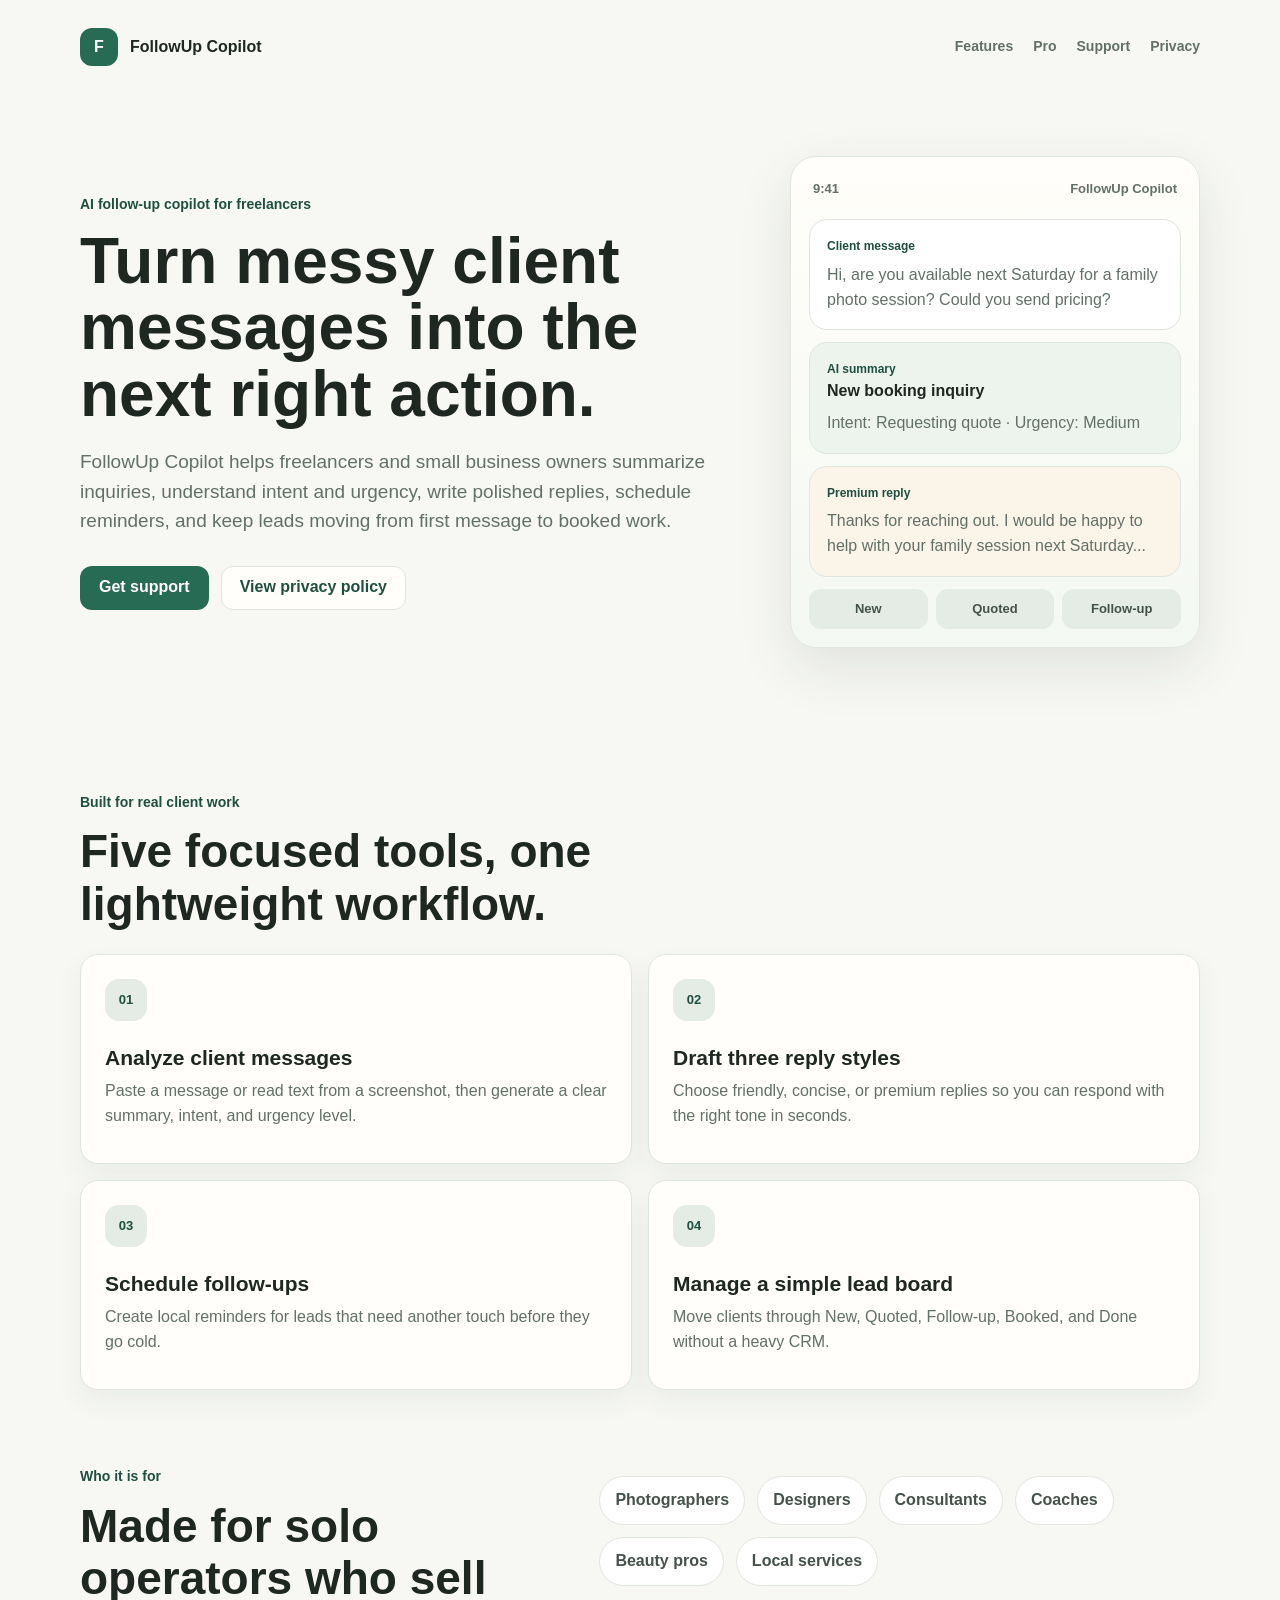
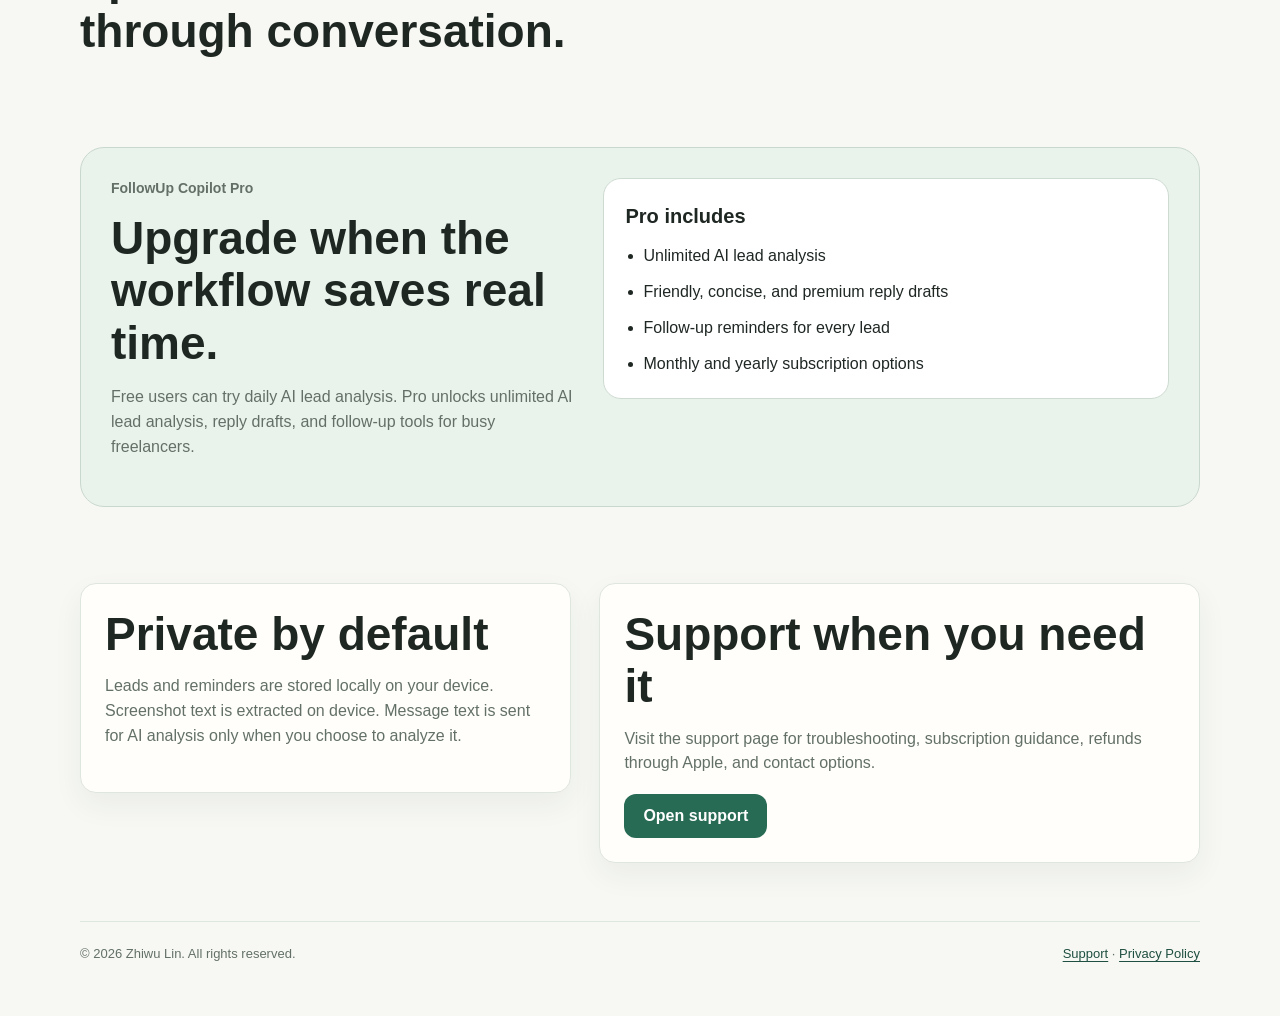
<file: index.html>
<!doctype html>
<html lang="en">
  <head>
    <meta charset="utf-8">
    <meta name="viewport" content="width=device-width, initial-scale=1">
    <title>FollowUp Copilot - AI Follow-up Assistant for Freelancers</title>
    <meta name="description" content="FollowUp Copilot helps freelancers and small businesses analyze client messages, draft replies, schedule follow-ups, and manage leads from iPhone.">
    <link rel="stylesheet" href="./styles.css?v=20260521-2">
  </head>
  <body>
    <main class="page marketing-page">
      <nav class="nav" aria-label="Main navigation">
        <a class="brand" href="./index.html">
          <span class="mark">F</span>
          <span>FollowUp Copilot</span>
        </a>
        <div class="links">
          <a href="#features">Features</a>
          <a href="#pricing">Pro</a>
          <a href="./support.html">Support</a>
          <a href="./privacy.html">Privacy</a>
        </div>
      </nav>

      <section class="marketing-hero">
        <div class="hero-copy">
          <p class="eyebrow">AI follow-up copilot for freelancers</p>
          <h1>Turn messy client messages into the next right action.</h1>
          <p class="lead">
            FollowUp Copilot helps freelancers and small business owners summarize inquiries,
            understand intent and urgency, write polished replies, schedule reminders, and keep
            leads moving from first message to booked work.
          </p>
          <div class="hero-actions">
            <a class="button" href="./support.html">Get support</a>
            <a class="button secondary" href="./privacy.html">View privacy policy</a>
          </div>
        </div>

        <div class="phone-panel" aria-label="Product preview">
          <div class="phone-status">
            <span>9:41</span>
            <span>FollowUp Copilot</span>
          </div>
          <div class="message-card">
            <span class="label">Client message</span>
            <p>Hi, are you available next Saturday for a family photo session? Could you send pricing?</p>
          </div>
          <div class="analysis-card">
            <span class="label">AI summary</span>
            <strong>New booking inquiry</strong>
            <p>Intent: Requesting quote &middot; Urgency: Medium</p>
          </div>
          <div class="reply-card">
            <span class="label">Premium reply</span>
            <p>Thanks for reaching out. I would be happy to help with your family session next Saturday...</p>
          </div>
          <div class="board-strip">
            <span>New</span>
            <span>Quoted</span>
            <span>Follow-up</span>
          </div>
        </div>
      </section>

      <section class="section" id="features">
        <p class="eyebrow">Built for real client work</p>
        <h2>Five focused tools, one lightweight workflow.</h2>
        <div class="feature-grid">
          <article class="feature">
            <span class="feature-icon">01</span>
            <h3>Analyze client messages</h3>
            <p>Paste a message or read text from a screenshot, then generate a clear summary, intent, and urgency level.</p>
          </article>
          <article class="feature">
            <span class="feature-icon">02</span>
            <h3>Draft three reply styles</h3>
            <p>Choose friendly, concise, or premium replies so you can respond with the right tone in seconds.</p>
          </article>
          <article class="feature">
            <span class="feature-icon">03</span>
            <h3>Schedule follow-ups</h3>
            <p>Create local reminders for leads that need another touch before they go cold.</p>
          </article>
          <article class="feature">
            <span class="feature-icon">04</span>
            <h3>Manage a simple lead board</h3>
            <p>Move clients through New, Quoted, Follow-up, Booked, and Done without a heavy CRM.</p>
          </article>
        </div>
      </section>

      <section class="section split-section">
        <div>
          <p class="eyebrow">Who it is for</p>
          <h2>Made for solo operators who sell through conversation.</h2>
        </div>
        <div class="industry-list">
          <span>Photographers</span>
          <span>Designers</span>
          <span>Consultants</span>
          <span>Coaches</span>
          <span>Beauty pros</span>
          <span>Local services</span>
        </div>
      </section>

      <section class="section pro-section" id="pricing">
        <div class="pro-copy">
          <p class="eyebrow">FollowUp Copilot Pro</p>
          <h2>Upgrade when the workflow saves real time.</h2>
          <p>
            Free users can try daily AI lead analysis. Pro unlocks unlimited AI lead analysis,
            reply drafts, and follow-up tools for busy freelancers.
          </p>
        </div>
        <div class="pro-card">
          <strong>Pro includes</strong>
          <ul>
            <li>Unlimited AI lead analysis</li>
            <li>Friendly, concise, and premium reply drafts</li>
            <li>Follow-up reminders for every lead</li>
            <li>Monthly and yearly subscription options</li>
          </ul>
        </div>
      </section>

      <section class="section trust-section">
        <article class="card">
          <h2>Private by default</h2>
          <p>
            Leads and reminders are stored locally on your device. Screenshot text is extracted on device.
            Message text is sent for AI analysis only when you choose to analyze it.
          </p>
        </article>
        <article class="card">
          <h2>Support when you need it</h2>
          <p>
            Visit the support page for troubleshooting, subscription guidance, refunds through Apple,
            and contact options.
          </p>
          <a class="button" href="./support.html">Open support</a>
        </article>
      </section>

      <footer class="footer">
        <span>&copy; 2026 Zhiwu Lin. All rights reserved.</span>
        <span>
          <a href="./support.html">Support</a>
          <span aria-hidden="true"> &middot; </span>
          <a href="./privacy.html">Privacy Policy</a>
        </span>
      </footer>
    </main>
  </body>
</html>
</file>
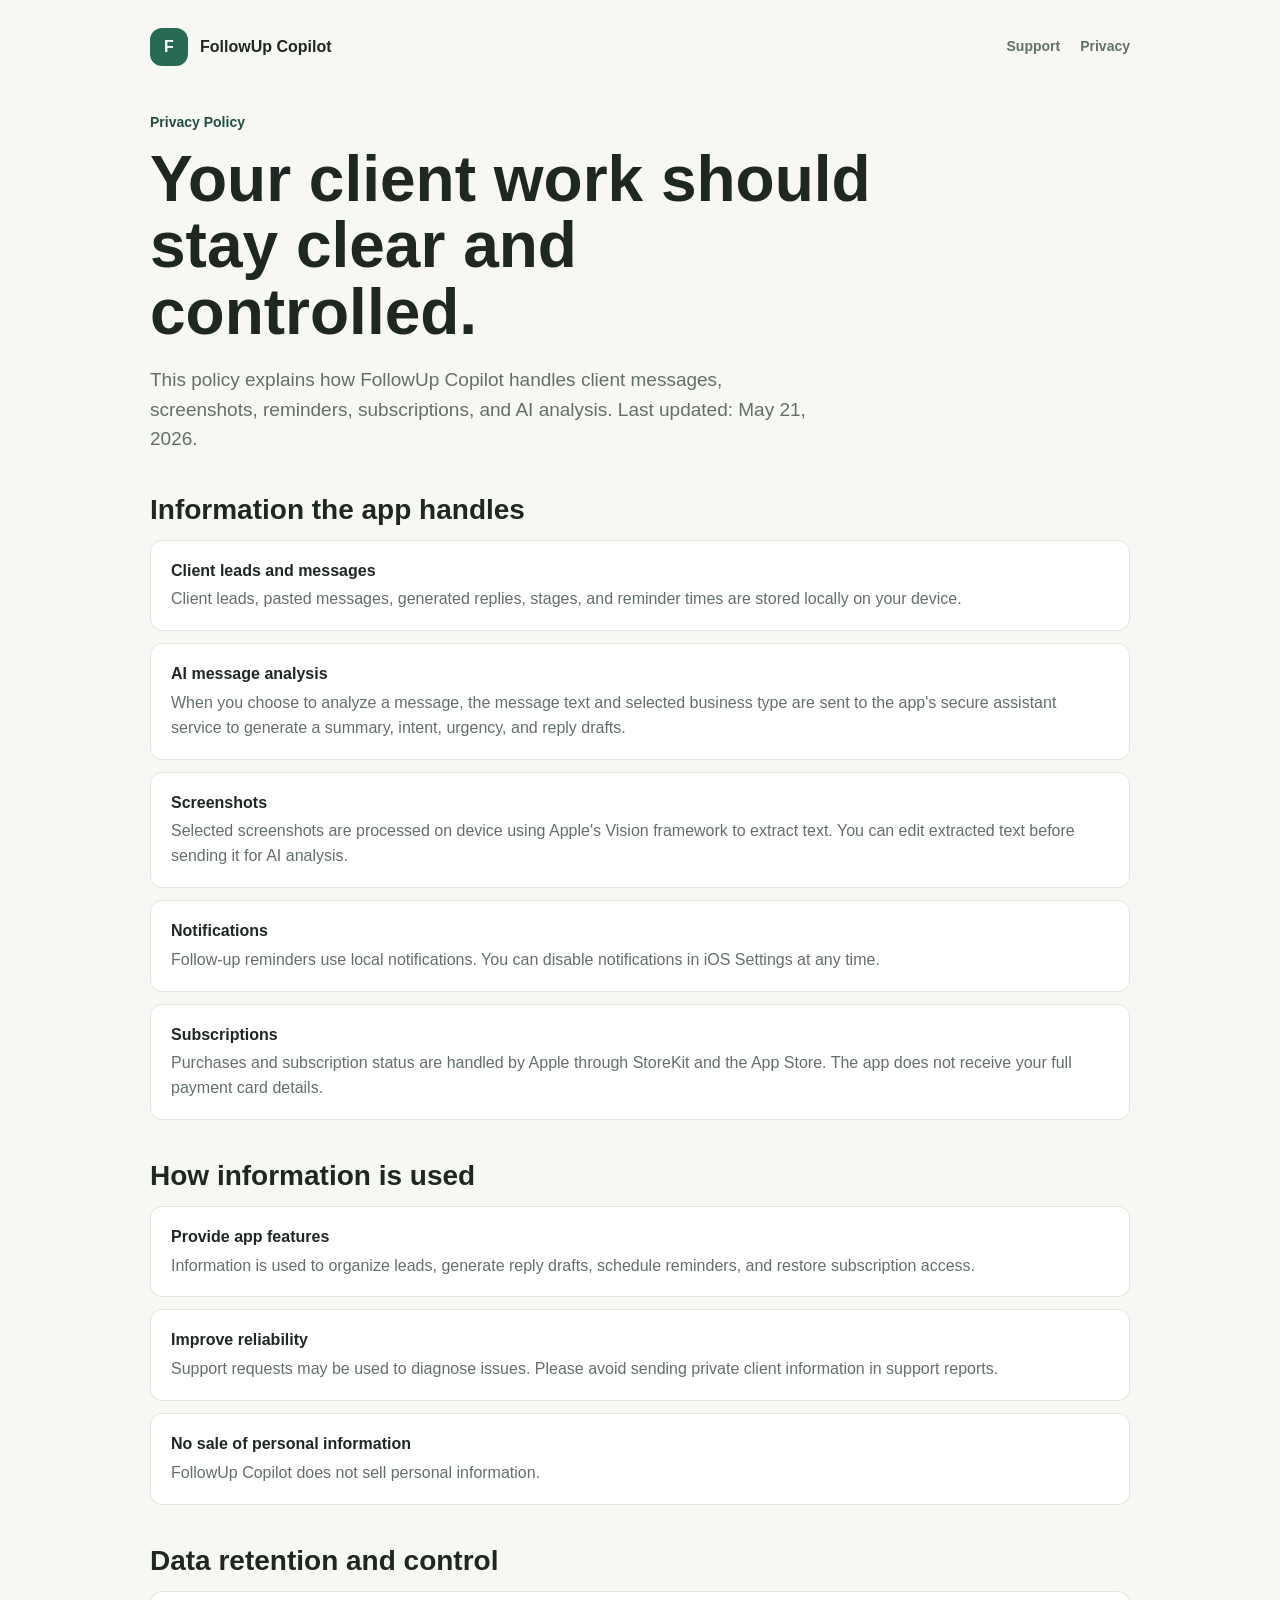
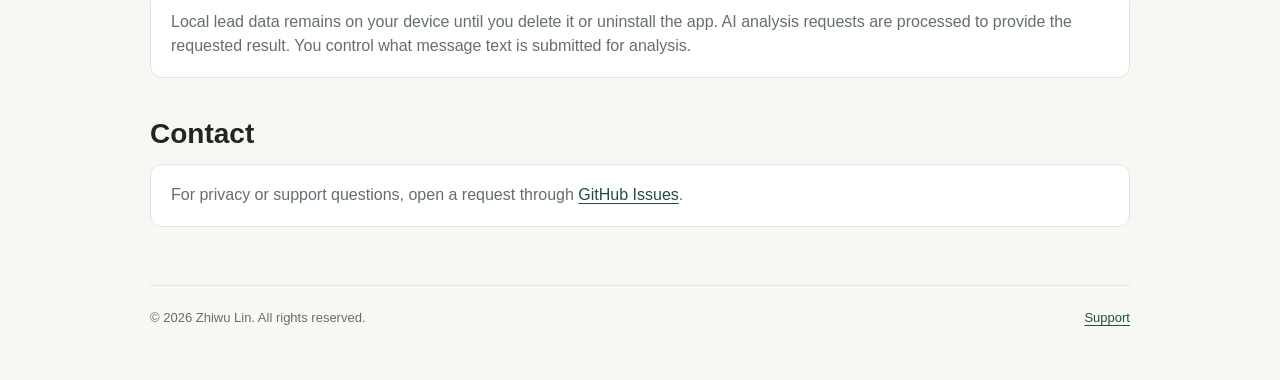
<file: privacy.html>
<!doctype html>
<html lang="en">
  <head>
    <meta charset="utf-8">
    <meta name="viewport" content="width=device-width, initial-scale=1">
    <title>Privacy Policy - FollowUp Copilot</title>
    <meta name="description" content="Privacy policy for FollowUp Copilot on iOS.">
    <link rel="stylesheet" href="./styles.css">
  </head>
  <body>
    <main class="page">
      <nav class="nav" aria-label="Main navigation">
        <a class="brand" href="./index.html">
          <span class="mark">F</span>
          <span>FollowUp Copilot</span>
        </a>
        <div class="links">
          <a href="./support.html">Support</a>
          <a href="./privacy.html">Privacy</a>
        </div>
      </nav>

      <section class="hero">
        <p class="eyebrow">Privacy Policy</p>
        <h1>Your client work should stay clear and controlled.</h1>
        <p class="lead">
          This policy explains how FollowUp Copilot handles client messages, screenshots,
          reminders, subscriptions, and AI analysis. Last updated: May 21, 2026.
        </p>
      </section>

      <section class="section">
        <h2>Information the app handles</h2>
        <div class="list">
          <div class="item">
            <strong>Client leads and messages</strong>
            <p>Client leads, pasted messages, generated replies, stages, and reminder times are stored locally on your device.</p>
          </div>
          <div class="item">
            <strong>AI message analysis</strong>
            <p>When you choose to analyze a message, the message text and selected business type are sent to the app's secure assistant service to generate a summary, intent, urgency, and reply drafts.</p>
          </div>
          <div class="item">
            <strong>Screenshots</strong>
            <p>Selected screenshots are processed on device using Apple's Vision framework to extract text. You can edit extracted text before sending it for AI analysis.</p>
          </div>
          <div class="item">
            <strong>Notifications</strong>
            <p>Follow-up reminders use local notifications. You can disable notifications in iOS Settings at any time.</p>
          </div>
          <div class="item">
            <strong>Subscriptions</strong>
            <p>Purchases and subscription status are handled by Apple through StoreKit and the App Store. The app does not receive your full payment card details.</p>
          </div>
        </div>
      </section>

      <section class="section">
        <h2>How information is used</h2>
        <div class="list">
          <div class="item">
            <strong>Provide app features</strong>
            <p>Information is used to organize leads, generate reply drafts, schedule reminders, and restore subscription access.</p>
          </div>
          <div class="item">
            <strong>Improve reliability</strong>
            <p>Support requests may be used to diagnose issues. Please avoid sending private client information in support reports.</p>
          </div>
          <div class="item">
            <strong>No sale of personal information</strong>
            <p>FollowUp Copilot does not sell personal information.</p>
          </div>
        </div>
      </section>

      <section class="section">
        <h2>Data retention and control</h2>
        <div class="item">
          <p>
            Local lead data remains on your device until you delete it or uninstall the app.
            AI analysis requests are processed to provide the requested result. You control what
            message text is submitted for analysis.
          </p>
        </div>
      </section>

      <section class="section">
        <h2>Contact</h2>
        <div class="item">
          <p>
            For privacy or support questions, open a request through
            <a href="https://github.com/Alanlinzw/followup-copilot-ios/issues">GitHub Issues</a>.
          </p>
        </div>
      </section>

      <footer class="footer">
        <span>&copy; 2026 Zhiwu Lin. All rights reserved.</span>
        <span><a href="./support.html">Support</a></span>
      </footer>
    </main>
  </body>
</html>
</file>
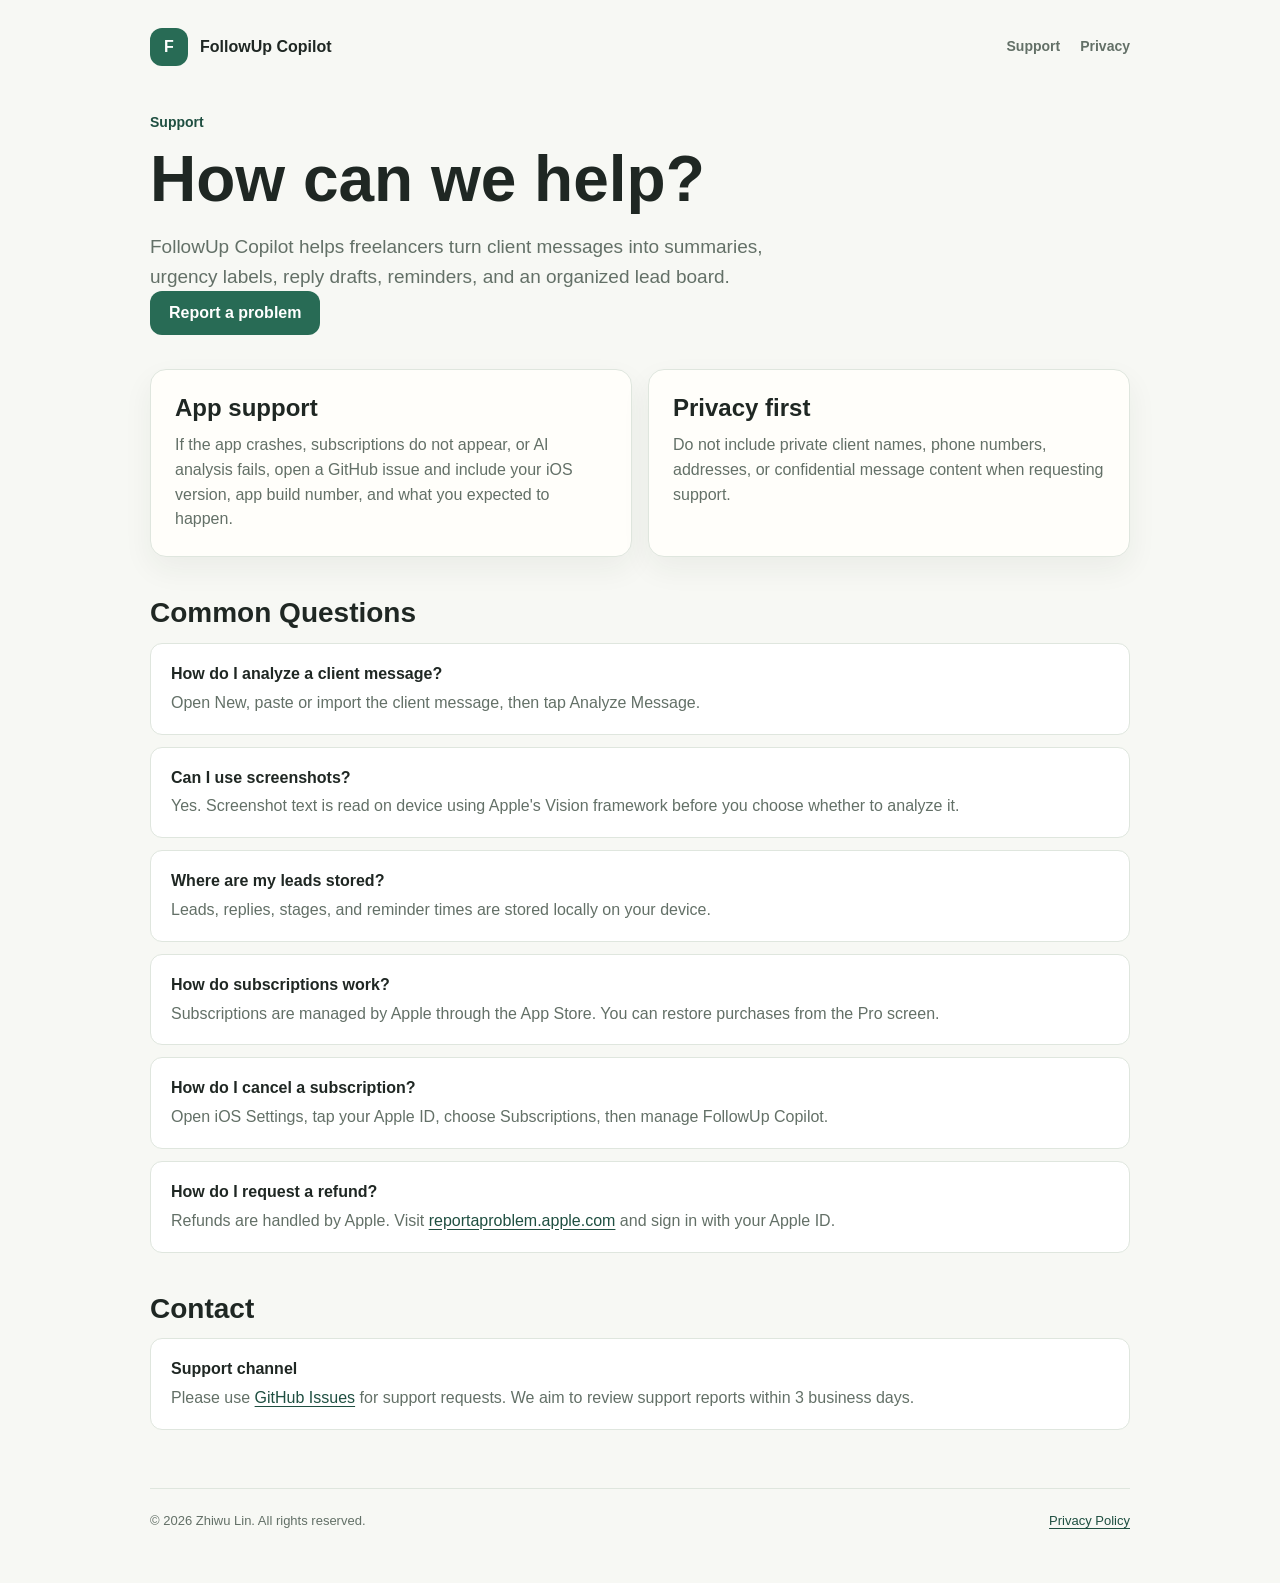
<file: support.html>
<!doctype html>
<html lang="en">
  <head>
    <meta charset="utf-8">
    <meta name="viewport" content="width=device-width, initial-scale=1">
    <title>Support - FollowUp Copilot</title>
    <meta name="description" content="Support page for FollowUp Copilot on iOS.">
    <link rel="stylesheet" href="./styles.css">
  </head>
  <body>
    <main class="page">
      <nav class="nav" aria-label="Main navigation">
        <a class="brand" href="./index.html">
          <span class="mark">F</span>
          <span>FollowUp Copilot</span>
        </a>
        <div class="links">
          <a href="./support.html">Support</a>
          <a href="./privacy.html">Privacy</a>
        </div>
      </nav>

      <section class="hero">
        <p class="eyebrow">Support</p>
        <h1>How can we help?</h1>
        <p class="lead">
          FollowUp Copilot helps freelancers turn client messages into summaries, urgency labels,
          reply drafts, reminders, and an organized lead board.
        </p>
        <a class="button" href="https://github.com/Alanlinzw/followup-copilot-ios/issues">Report a problem</a>
      </section>

      <section class="grid" aria-label="Quick help">
        <article class="card">
          <h2>App support</h2>
          <p>
            If the app crashes, subscriptions do not appear, or AI analysis fails, open a GitHub issue
            and include your iOS version, app build number, and what you expected to happen.
          </p>
        </article>
        <article class="card">
          <h2>Privacy first</h2>
          <p>
            Do not include private client names, phone numbers, addresses, or confidential message
            content when requesting support.
          </p>
        </article>
      </section>

      <section class="section">
        <h2>Common Questions</h2>
        <div class="list">
          <div class="item">
            <strong>How do I analyze a client message?</strong>
            <p>Open New, paste or import the client message, then tap Analyze Message.</p>
          </div>
          <div class="item">
            <strong>Can I use screenshots?</strong>
            <p>Yes. Screenshot text is read on device using Apple's Vision framework before you choose whether to analyze it.</p>
          </div>
          <div class="item">
            <strong>Where are my leads stored?</strong>
            <p>Leads, replies, stages, and reminder times are stored locally on your device.</p>
          </div>
          <div class="item">
            <strong>How do subscriptions work?</strong>
            <p>Subscriptions are managed by Apple through the App Store. You can restore purchases from the Pro screen.</p>
          </div>
          <div class="item">
            <strong>How do I cancel a subscription?</strong>
            <p>Open iOS Settings, tap your Apple ID, choose Subscriptions, then manage FollowUp Copilot.</p>
          </div>
          <div class="item">
            <strong>How do I request a refund?</strong>
            <p>Refunds are handled by Apple. Visit <a href="https://reportaproblem.apple.com/">reportaproblem.apple.com</a> and sign in with your Apple ID.</p>
          </div>
        </div>
      </section>

      <section class="section">
        <h2>Contact</h2>
        <div class="item">
          <strong>Support channel</strong>
          <p>
            Please use
            <a href="https://github.com/Alanlinzw/followup-copilot-ios/issues">GitHub Issues</a>
            for support requests. We aim to review support reports within 3 business days.
          </p>
        </div>
      </section>

      <footer class="footer">
        <span>&copy; 2026 Zhiwu Lin. All rights reserved.</span>
        <span><a href="./privacy.html">Privacy Policy</a></span>
      </footer>
    </main>
  </body>
</html>
</file>
<file: styles.css>
:root {
  color-scheme: light;
  --page: #f7f8f4;
  --surface: #fffefa;
  --surface-soft: #edf4ee;
  --ink: #1f2723;
  --muted: #637067;
  --line: #dfe6de;
  --green: #286b55;
  --green-dark: #1f4f41;
  --amber: #b87925;
  --purple: #7f6aa7;
  --shadow: 0 20px 55px rgba(34, 44, 38, 0.1);
}

* {
  box-sizing: border-box;
}

html {
  scroll-behavior: smooth;
}

body {
  margin: 0;
  background: var(--page);
  color: var(--ink);
  font-family: -apple-system, BlinkMacSystemFont, "SF Pro Text", "SF Pro Display", "Segoe UI", sans-serif;
  line-height: 1.55;
}

a {
  color: var(--green-dark);
  text-underline-offset: 3px;
}

.page {
  width: min(980px, calc(100% - 32px));
  margin: 0 auto;
  padding: 28px 0 52px;
}

.marketing-page {
  width: min(1120px, calc(100% - 32px));
}

.nav {
  display: flex;
  align-items: center;
  justify-content: space-between;
  gap: 18px;
  margin-bottom: 46px;
}

.brand {
  display: flex;
  align-items: center;
  gap: 12px;
  color: var(--ink);
  font-weight: 760;
  text-decoration: none;
}

.mark {
  display: grid;
  width: 38px;
  height: 38px;
  place-items: center;
  border-radius: 12px;
  background: var(--green);
  color: white;
  font-weight: 850;
}

.links {
  display: flex;
  align-items: center;
  gap: 20px;
  font-size: 14px;
}

.links a {
  color: var(--muted);
  font-weight: 650;
  text-decoration: none;
}

.links a:hover {
  color: var(--green-dark);
}

.hero {
  max-width: 760px;
  margin-bottom: 34px;
}

.marketing-hero {
  display: grid;
  grid-template-columns: minmax(0, 1fr) 410px;
  align-items: center;
  gap: 58px;
  padding: 44px 0 68px;
}

.hero-copy {
  max-width: 690px;
}

.eyebrow {
  margin: 0 0 12px;
  color: var(--green-dark);
  font-size: 14px;
  font-weight: 780;
}

h1 {
  margin: 0;
  font-size: clamp(38px, 6vw, 64px);
  line-height: 1.04;
  letter-spacing: 0;
}

.lead {
  max-width: 680px;
  margin: 20px 0 0;
  color: var(--muted);
  font-size: 19px;
}

.hero-actions {
  display: flex;
  flex-wrap: wrap;
  gap: 12px;
  margin-top: 30px;
}

.button {
  display: inline-flex;
  align-items: center;
  justify-content: center;
  min-height: 44px;
  padding: 0 18px;
  border: 1px solid transparent;
  border-radius: 12px;
  background: var(--green);
  color: white;
  font-weight: 740;
  text-decoration: none;
}

.button.secondary {
  border-color: var(--line);
  background: var(--surface);
  color: var(--green-dark);
}

.phone-panel {
  display: grid;
  gap: 12px;
  padding: 18px;
  border: 1px solid var(--line);
  border-radius: 26px;
  background: linear-gradient(180deg, #fffefa 0%, #f4f8f2 100%);
  box-shadow: var(--shadow);
}

.phone-status {
  display: flex;
  justify-content: space-between;
  padding: 4px 4px 8px;
  color: var(--muted);
  font-size: 13px;
  font-weight: 760;
}

.message-card,
.analysis-card,
.reply-card {
  padding: 17px;
  border: 1px solid var(--line);
  border-radius: 18px;
  background: white;
}

.analysis-card {
  background: var(--surface-soft);
}

.reply-card {
  background: #fbf4e8;
}

.message-card p,
.analysis-card p,
.reply-card p {
  margin: 7px 0 0;
  color: var(--muted);
}

.label {
  display: block;
  color: var(--green-dark);
  font-size: 12px;
  font-weight: 820;
}

.board-strip {
  display: grid;
  grid-template-columns: repeat(3, minmax(0, 1fr));
  gap: 8px;
}

.board-strip span {
  display: grid;
  min-height: 40px;
  place-items: center;
  border-radius: 12px;
  background: #e4ece5;
  color: #45524a;
  font-size: 13px;
  font-weight: 760;
}

.grid {
  display: grid;
  grid-template-columns: repeat(2, minmax(0, 1fr));
  gap: 16px;
  margin-top: 24px;
}

.card {
  padding: 24px;
  border: 1px solid var(--line);
  border-radius: 16px;
  background: var(--surface);
  box-shadow: 0 12px 30px rgba(34, 44, 38, 0.06);
}

.card h2,
.card h3 {
  margin: 0 0 10px;
  line-height: 1.2;
}

.card p {
  margin: 0;
  color: var(--muted);
}

.card .button {
  margin-top: 18px;
}

.section {
  margin-top: 40px;
}

.marketing-page .section {
  margin-top: 76px;
}

.section h2 {
  margin: 0 0 14px;
  font-size: 28px;
  line-height: 1.14;
}

.marketing-page .section h2 {
  max-width: 760px;
  font-size: clamp(31px, 4vw, 46px);
}

.feature-grid {
  display: grid;
  grid-template-columns: repeat(2, minmax(0, 1fr));
  gap: 16px;
  margin-top: 24px;
}

.feature {
  min-height: 210px;
  padding: 24px;
  border: 1px solid var(--line);
  border-radius: 18px;
  background: var(--surface);
  box-shadow: 0 12px 30px rgba(34, 44, 38, 0.06);
}

.feature-icon {
  display: inline-grid;
  width: 42px;
  height: 42px;
  place-items: center;
  border-radius: 14px;
  background: #e4ece5;
  color: var(--green-dark);
  font-size: 13px;
  font-weight: 850;
}

.feature h3 {
  margin: 24px 0 9px;
  font-size: 21px;
  line-height: 1.2;
}

.feature p {
  margin: 0;
  color: var(--muted);
}

.split-section,
.pro-section,
.trust-section {
  display: grid;
  grid-template-columns: 0.9fr 1.1fr;
  gap: 28px;
  align-items: start;
}

.industry-list {
  display: flex;
  flex-wrap: wrap;
  gap: 12px;
  padding-top: 10px;
}

.industry-list span {
  padding: 11px 15px;
  border: 1px solid var(--line);
  border-radius: 999px;
  background: white;
  color: #45524a;
  font-weight: 720;
}

.pro-section {
  padding: 30px;
  border: 1px solid #c9d8ce;
  border-radius: 24px;
  background: #eaf2ec;
}

.pro-section p {
  color: var(--muted);
}

.pro-card {
  padding: 22px;
  border: 1px solid #cddbd1;
  border-radius: 18px;
  background: white;
}

.pro-card strong {
  display: block;
  margin-bottom: 12px;
  font-size: 20px;
}

.pro-card ul {
  display: grid;
  gap: 11px;
  margin: 0;
  padding-left: 18px;
}

.trust-section .card {
  min-height: 210px;
}

.list {
  display: grid;
  gap: 12px;
}

.item {
  padding: 18px 20px;
  border: 1px solid var(--line);
  border-radius: 12px;
  background: white;
}

.item strong {
  display: block;
  margin-bottom: 4px;
}

.item p {
  margin: 0;
  color: var(--muted);
}

.muted {
  color: var(--muted);
}

.footer {
  display: flex;
  justify-content: space-between;
  gap: 16px;
  margin-top: 58px;
  padding-top: 22px;
  border-top: 1px solid var(--line);
  color: var(--muted);
  font-size: 13px;
}

@media (max-width: 920px) {
  .marketing-hero,
  .split-section,
  .pro-section,
  .trust-section {
    grid-template-columns: 1fr;
  }

  .marketing-hero {
    gap: 32px;
    padding-top: 26px;
  }
}

@media (max-width: 720px) {
  .nav,
  .footer {
    align-items: flex-start;
    flex-direction: column;
  }

  .links {
    flex-wrap: wrap;
  }

  .grid,
  .feature-grid {
    grid-template-columns: 1fr;
  }
}

@media (max-width: 560px) {
  .page,
  .marketing-page {
    width: min(100% - 24px, 1120px);
  }

  .marketing-hero {
    padding-bottom: 42px;
  }

  h1 {
    font-size: 40px;
  }

  .lead {
    font-size: 17px;
  }

  .phone-panel,
  .pro-section {
    border-radius: 20px;
    padding: 16px;
  }

  .board-strip {
    grid-template-columns: 1fr;
  }
}
</file>
